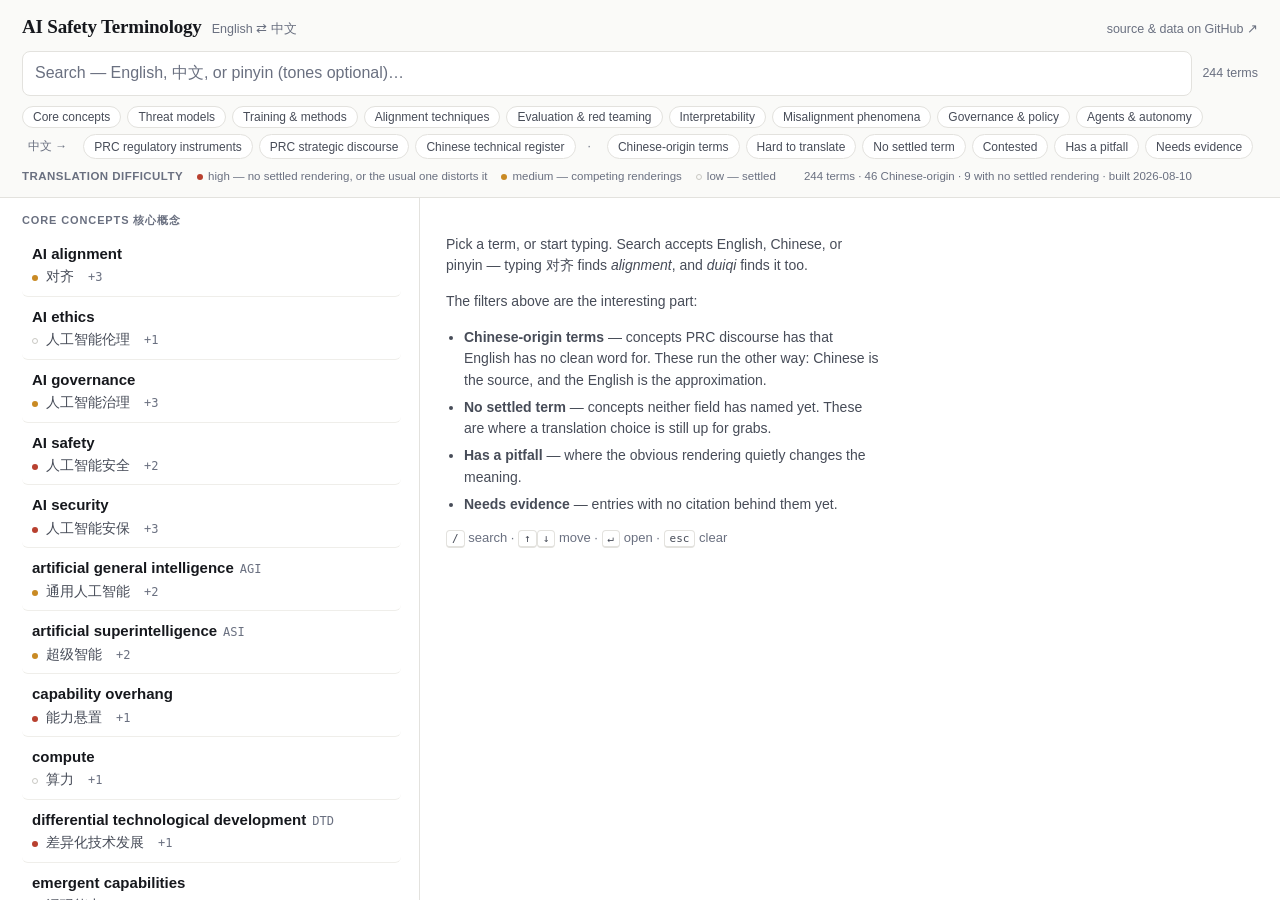
<file: site/index.html>
<!doctype html>
<html lang="en">
<head>
<meta charset="utf-8">
<meta name="viewport" content="width=device-width, initial-scale=1">
<title>AI Safety Terminology · English ⇄ 中文</title>
<meta name="description" content="A bilingual English–Chinese terminology database for AI safety: recommended renderings, who uses them, and what each one gets wrong.">
<style>
  /* Light only, on purpose. There is no theme toggle and no colour-scheme detection —
     one set of colours, always the same, so a screenshot or a printout matches the screen. */
  :root {
    --bg: #ffffff;
    --bg-2: #fafaf8;
    --ink: #16181d;
    --ink-2: #474c58;
    --ink-3: #6a7080;
    --line: #e3e2de;
    --line-2: #efeeea;
    --accent: #9c3b2c;
    --accent-soft: #fbf0ed;
    --hi: #fff2b8;
    --mono: ui-monospace, SFMono-Regular, "SF Mono", Menlo, Consolas, monospace;
    --cjk: "Source Han Sans SC", "Noto Sans SC", "PingFang SC", "Microsoft YaHei",
           "Hiragino Sans GB", sans-serif;
    --sans: -apple-system, BlinkMacSystemFont, "Segoe UI", Inter, Roboto, sans-serif;
    --serif: "Iowan Old Style", "Palatino Linotype", Palatino, Georgia, serif;
  }

  * { box-sizing: border-box; }
  html, body { height: 100%; }
  body {
    margin: 0; background: var(--bg); color: var(--ink);
    font-family: var(--sans); font-size: 15px; line-height: 1.55;
    -webkit-font-smoothing: antialiased;
    /* App shell: the header is fixed height and the two columns scroll independently.
       Done in CSS alone — no measuring the header in JS, so nothing to get out of sync. */
    display: flex; flex-direction: column; overflow: hidden;
  }
  .zh { font-family: var(--cjk); }
  a { color: var(--accent); }

  /* ---------- header ---------- */
  header { flex: none; border-bottom: 1px solid var(--line); background: var(--bg-2); }
  .head-inner { max-width: 1500px; margin: 0 auto; padding: 12px 22px 0; }

  .brand { display: flex; align-items: baseline; gap: 10px; flex-wrap: wrap; }
  .brand h1 { font-family: var(--serif); font-size: 19px; font-weight: 600; margin: 0; letter-spacing: -0.01em; }
  .brand .sub { color: var(--ink-3); font-size: 12.5px; }
  .brand .spacer { flex: 1; }
  .brand a.repo { color: var(--ink-3); font-size: 12.5px; text-decoration: none; }
  .brand a.repo:hover { color: var(--accent); text-decoration: underline; }

  .searchrow { display: flex; gap: 10px; align-items: center; margin-top: 10px; }
  #q {
    flex: 1; font: inherit; font-size: 16px; padding: 9px 12px;
    border: 1px solid var(--line); border-radius: 8px;
    background: var(--bg); color: var(--ink); font-family: var(--sans); min-width: 0;
  }
  #q:focus { outline: 2px solid var(--accent); outline-offset: -1px; border-color: transparent; }
  #q::placeholder { color: var(--ink-3); }
  .count { color: var(--ink-3); font-size: 12.5px; white-space: nowrap; font-variant-numeric: tabular-nums; }

  .filters { display: flex; gap: 6px; flex-wrap: wrap; padding: 10px 0 0; }
  .chip {
    font-size: 12px; padding: 3px 10px; border-radius: 999px; cursor: pointer;
    border: 1px solid var(--line); background: var(--bg); color: var(--ink-2);
    font-family: inherit; white-space: nowrap;
  }
  .chip:hover { border-color: var(--ink-3); color: var(--ink); }
  .chip[aria-pressed="true"] { background: var(--accent); border-color: var(--accent); color: #fff; }
  .chip.sep { border: none; background: none; pointer-events: none; color: var(--ink-3); padding-left: 6px; }
  .chip.clear { border-color: var(--accent); color: var(--accent); display: none; }
  .chip.clear.on { display: inline-block; }

  .legend {
    display: flex; gap: 14px; flex-wrap: wrap; align-items: center;
    font-size: 11.5px; color: var(--ink-3); padding: 9px 0 11px;
  }
  .legend span { display: inline-flex; gap: 5px; align-items: center; }
  .legend .lbl { font-weight: 650; letter-spacing: 0.04em; text-transform: uppercase; }

  /* ---------- shell ---------- */
  main {
    flex: 1; min-height: 0;
    max-width: 1500px; width: 100%; margin: 0 auto;
    display: grid; grid-template-columns: minmax(320px, 420px) 1fr;
  }
  #results { overflow-y: auto; padding: 12px 18px 48px 22px; border-right: 1px solid var(--line); }
  #detail  { overflow-y: auto; padding: 22px 26px 72px; }
  #results::-webkit-scrollbar, #detail::-webkit-scrollbar { width: 9px; }
  #results::-webkit-scrollbar-thumb, #detail::-webkit-scrollbar-thumb { background: var(--line); border-radius: 5px; }

  /* ---------- results ---------- */
  .cat-head {
    font-size: 11px; letter-spacing: 0.08em; text-transform: uppercase;
    color: var(--ink-3); margin: 16px 0 5px; font-weight: 650;
  }
  .cat-head:first-child { margin-top: 2px; }
  .row {
    display: block; width: 100%; text-align: left; cursor: pointer;
    border: none; border-bottom: 1px solid var(--line-2); background: none;
    padding: 8px 10px; border-radius: 6px; font: inherit; color: inherit;
  }
  .row:hover { background: var(--bg-2); }
  .row[aria-selected="true"] { background: var(--accent-soft); }
  .row:focus-visible { outline: 2px solid var(--accent); outline-offset: -2px; }
  .row .en { font-weight: 550; }
  .row .abbr { color: var(--ink-3); font-family: var(--mono); font-size: 12px; margin-left: 6px; }
  .row .zh { font-family: var(--cjk); color: var(--ink-2); font-size: 14px; }
  .row .zh.none { color: var(--ink-3); font-style: italic; font-family: var(--sans); }
  .row .line2 { display: flex; gap: 8px; align-items: baseline; margin-top: 1px; }
  mark { background: var(--hi); color: inherit; border-radius: 2px; padding: 0 1px; }

  /* Difficulty dot. Deliberately a different hue family from the status tags below, so
     "this term is hard" never reads as "this rendering is contested". */
  .dot { width: 6px; height: 6px; border-radius: 50%; display: inline-block; flex: none; }
  .d-high { background: #b8402f; }
  .d-medium { background: #c98a24; }
  .d-low { background: transparent; border: 1px solid #c9c8c3; }

  .empty { color: var(--ink-3); padding: 40px 10px; text-align: center; font-size: 14px; }

  /* ---------- detail ---------- */
  .back { display: none; }

  .placeholder { color: var(--ink-2); font-size: 14px; max-width: 56ch; }
  .placeholder kbd {
    font-family: var(--mono); font-size: 11px; border: 1px solid var(--line);
    border-bottom-width: 2px; border-radius: 4px; padding: 1px 5px; color: var(--ink-2);
  }
  .placeholder ul { padding-left: 18px; margin: 10px 0; }
  .placeholder li { margin: 5px 0; }

  .term-head { border-bottom: 1px solid var(--line); padding-bottom: 14px; margin-bottom: 18px; }
  .term-head h2 {
    font-family: var(--serif); font-size: 27px; margin: 0 0 2px;
    font-weight: 600; letter-spacing: -0.015em;
  }
  .term-head .meta { color: var(--ink-3); font-size: 12.5px; display: flex; gap: 10px; flex-wrap: wrap; align-items: center; }
  .term-head .aliases { color: var(--ink-3); font-size: 13px; font-style: italic; margin-top: 3px; }

  .headline-zh {
    font-family: var(--cjk); font-size: 30px; font-weight: 600;
    margin: 14px 0 2px; cursor: copy; display: inline-block; line-height: 1.3;
  }
  .headline-zh:hover { color: var(--accent); }
  /* An English rendering is English — it should not be set in a CJK face. */
  .headline-zh.headline-en { font-family: var(--serif); font-size: 24px; font-weight: 600; }
  .tr-zh.tr-en { font-family: var(--serif); font-size: 17px; }
  .term-head h2.zh { font-family: var(--cjk); font-size: 30px; }
  .headline-zh.none { font-family: var(--serif); font-size: 20px; color: var(--ink-3); font-style: italic; cursor: default; }
  .headline-zh.none:hover { color: var(--ink-3); }
  .pinyin { color: var(--ink-3); font-size: 13.5px; font-style: italic; }

  section.blk { margin: 22px 0; }
  section.blk > h3 {
    font-size: 11px; letter-spacing: 0.08em; text-transform: uppercase;
    color: var(--ink-3); margin: 0 0 8px; font-weight: 650;
  }
  section.blk > h3.cmt-lbl { color: var(--accent); }
  .def { max-width: 68ch; }
  .def.zh { font-family: var(--cjk); color: var(--ink-2); margin-top: 8px; }

  .callout {
    background: var(--accent-soft); border-left: 3px solid var(--accent);
    padding: 11px 14px; border-radius: 0 6px 6px 0; max-width: 68ch; font-size: 14.5px;
  }

  .tr {
    border: 1px solid var(--line); border-radius: 8px; padding: 12px 14px;
    margin-bottom: 10px; background: var(--bg);
  }
  .tr.pref { border-color: #cfcdc6; background: var(--bg-2); }
  .tr-head { display: flex; gap: 10px; align-items: baseline; flex-wrap: wrap; }
  .tr-zh { font-family: var(--cjk); font-size: 19px; font-weight: 600; cursor: copy; }
  .tr-zh:hover { color: var(--accent); }
  .tr-notes { color: var(--ink-2); font-size: 13.5px; margin-top: 6px; max-width: 66ch; }
  .lit { color: var(--ink-3); font-size: 13px; font-style: italic; }

  .tag {
    font-size: 10.5px; letter-spacing: 0.05em; text-transform: uppercase; font-weight: 650;
    padding: 2px 7px; border-radius: 4px; border: 1px solid var(--line); color: var(--ink-2);
    white-space: nowrap;
  }
  .tag.established { border-color: #2f7a41; color: #2f7a41; }
  .tag.common      { border-color: #2f6296; color: #2f6296; }
  .tag.contested   { border-color: #b45f14; color: #b45f14; }
  .tag.proposed    { border-color: var(--accent); color: var(--accent); background: var(--accent-soft); }
  .tag.loanword    { border-color: #6a4fa3; color: #6a4fa3; }
  .tag.deprecated  { border-color: var(--ink-3); color: var(--ink-3); text-decoration: line-through; }
  .tag.descriptive, .tag.transliteration { border-color: var(--ink-3); color: var(--ink-3); }

  details.att { margin-top: 9px; }
  details.att > summary {
    cursor: pointer; font-size: 12px; color: var(--ink-3); list-style: none;
    user-select: none; padding: 2px 0;
  }
  details.att > summary::-webkit-details-marker { display: none; }
  details.att > summary::before { content: "▸ "; }
  details.att[open] > summary::before { content: "▾ "; }
  details.att > summary:hover { color: var(--accent); }
  blockquote.q {
    margin: 8px 0 0; padding: 8px 0 8px 12px; border-left: 2px solid var(--line);
    font-size: 13.5px;
  }
  blockquote.q .qzh { font-family: var(--cjk); }
  blockquote.q .qen { color: var(--ink-3); font-size: 12.5px; margin-top: 3px; }
  blockquote.q cite { display: block; font-style: normal; font-size: 12px; color: var(--ink-3); margin-top: 5px; }
  blockquote.q cite a { color: var(--accent); text-decoration: none; }
  blockquote.q cite a:hover { text-decoration: underline; }

  .ex { border-left: 2px solid var(--line); padding-left: 12px; margin-bottom: 12px; }
  .ex .exzh { font-family: var(--cjk); }
  .ex .exen { color: var(--ink-3); font-size: 13.5px; margin-top: 2px; }

  .pills { display: flex; gap: 6px; flex-wrap: wrap; }
  .pill {
    font-size: 12.5px; padding: 3px 10px; border-radius: 999px; cursor: pointer;
    border: 1px solid var(--line); background: var(--bg); color: var(--ink-2); font-family: inherit;
  }
  .pill:hover { border-color: var(--accent); color: var(--accent); }
  .usedby { font-size: 13.5px; color: var(--ink-2); margin: 0; padding-left: 18px; }
  .usedby li { margin-bottom: 3px; }
  .usedby .zh { font-family: var(--cjk); color: var(--ink); }

  .srclist { font-size: 12.5px; padding-left: 18px; color: var(--ink-3); }
  .srclist a { color: var(--ink-2); }
  .srclist li { margin-bottom: 2px; word-break: break-all; }

  #toast {
    position: fixed; bottom: 22px; left: 50%; transform: translateX(-50%) translateY(20px);
    background: var(--ink); color: #fff; padding: 7px 16px; border-radius: 999px;
    font-size: 13px; opacity: 0; pointer-events: none; transition: all .18s ease; z-index: 50;
  }
  #toast.show { opacity: 1; transform: translateX(-50%) translateY(0); }

  /* ---------- narrow screens ----------
     One column, and the two panes take turns. The previous layout hid the detail pane
     outright below 900px, which meant every term on a phone was a dead end. */
  @media (max-width: 880px) {
    body { height: auto; overflow: visible; }
    main { grid-template-columns: 1fr; }
    #results { border-right: none; padding: 12px 16px 48px; }
    #detail { padding: 16px 16px 64px; }
    #results, #detail { overflow-y: visible; }
    html[data-view="detail"] #results { display: none; }
    html:not([data-view="detail"]) #detail { display: none; }
    .back {
      display: inline-block; font: inherit; font-size: 13px; cursor: pointer;
      background: none; border: 1px solid var(--line); border-radius: 6px;
      padding: 4px 10px; color: var(--ink-2); margin-bottom: 14px;
    }
    .legend { display: none; }
    .head-inner { padding: 10px 16px 0; }
  }
</style>
</head>
<body>

<header>
  <div class="head-inner">
    <div class="brand">
      <h1>AI Safety Terminology</h1>
      <span class="sub">English ⇄ 中文</span>
      <span class="spacer"></span>
      <a class="repo" href="https://github.com/YixiongHao/ais-vocab-cn" target="_blank" rel="noopener">source &amp; data on GitHub ↗</a>
    </div>
    <div class="searchrow">
      <label for="q" class="sr-only" hidden>Search terms</label>
      <input id="q" type="search" autocomplete="off" spellcheck="false"
             placeholder="Search — English, 中文, or pinyin (tones optional)…">
      <span class="count" id="count" aria-live="polite"></span>
    </div>
    <div class="filters" id="filters"></div>
    <div class="legend">
      <span class="lbl">Translation difficulty</span>
      <span><i class="dot d-high"></i> high — no settled rendering, or the usual one distorts it</span>
      <span><i class="dot d-medium"></i> medium — competing renderings</span>
      <span><i class="dot d-low"></i> low — settled</span>
      <span class="spacer"></span>
      <span id="stat"></span>
    </div>
  </div>
</header>

<main>
  <div id="results"></div>
  <div id="detail"></div>
</main>

<div id="toast"></div>

<script src="terms-data.js"></script>
<script>
(function () {
  'use strict'
  const DATA = window.VOCAB || { terms: [], categories: [], generated: '' }
  const TERMS = DATA.terms
  const CATS = DATA.categories
  const catById = Object.fromEntries(CATS.map(c => [c.id, c]))
  const byId = Object.fromEntries(TERMS.map(t => [t.id, t]))

  const $ = s => document.querySelector(s)
  const esc = s => String(s ?? '').replace(/[&<>"]/g, c => ({'&':'&amp;','<':'&lt;','>':'&gt;','"':'&quot;'}[c]))

  // Pinyin is stored with tone marks (gōngjùxìng). Nobody types those. Decompose to
  // base letter + combining mark and drop the marks, so "gongjuxing" finds it — and
  // keep a space-free copy too, since it is a coin flip whether a reader writes
  // "gongju xing" or "gongjuxing".
  const detone = s => String(s || '').normalize('NFD').replace(/[\u0300-\u036f]/g, '')

  // ---------- searchable haystack, built once ----------
  // Chinese-origin entries invert: the headword is Chinese, the renderings are English.
  // Everything downstream reads `_rend` / `_headZh` / `_headEn` so it need not care which.
  for (const t of TERMS) {
    t._zhOrigin = t.direction === 'zh-to-en'
    t._rend = (t._zhOrigin ? t.en_renderings : t.translations) || []
    t._key = t._zhOrigin ? 'en' : 'zh'
    t._headZh = t._zhOrigin ? t.zh_headword : t.preferred_zh
    t._headEn = t._zhOrigin ? (t.preferred_en || t.en) : t.en
    const zh = [t.zh_headword || '', ...(t.translations || []).map(x => x.zh)].join(' ')
    const en = [(t.en_renderings || []).map(x => x.en).join(' '), (t.en_aliases || []).join(' ')].join(' ')
    const py = [t.pinyin || '', ...(t.translations || []).map(x => x.pinyin || '')].join(' ')
    const pyPlain = detone(py)
    t._hay = [t.en, t.abbr || '', en, zh, py, pyPlain, pyPlain.replace(/\s+/g, ''),
              t.definition_en || '', t.definition_zh || '', (t.tags || []).join(' ')]
             .join(' ').toLowerCase()
    t._en = t.en.toLowerCase()
  }

  // ---------- state ----------
  const state = { q: '', cat: null, flag: null, sel: null }

  // ---------- filters ----------
  const FLAGS = [
    ['zhorigin',  'Chinese-origin terms', t => t._zhOrigin],
    ['hard',      'Hard to translate', t => t.translation_difficulty === 'high'],
    ['noterm',    'No settled term',
                  t => !t._rend.length || t._rend.every(x => ['proposed','descriptive'].includes(x.status))],
    ['contested', 'Contested', t => t._rend.some(x => x.status === 'contested') || t._rend.length > 2],
    ['pitfall',   'Has a pitfall', t => !!(t.pitfalls || t.why_no_english)],
    ['unattested','Needs evidence', t => !t.attestation_count],
  ]
  const flagById = Object.fromEntries(FLAGS.map(f => [f[0], f[2]]))

  function renderFilters() {
    const f = $('#filters')
    // Categories are listed English-origin first, then a rule, then the Chinese-origin ones.
    let prevDir = null
    const catChips = CATS.map(c => {
      const rule = prevDir && c.direction !== prevDir ? '<span class="chip sep">中文 →</span>' : ''
      prevDir = c.direction
      return rule + `<button class="chip" data-cat="${c.id}" aria-pressed="false" title="${esc(c.blurb)}">${esc(c.en)}</button>`
    }).join('')
    const flagChips = FLAGS.map(([id, label]) =>
      `<button class="chip" data-flag="${id}" aria-pressed="false">${esc(label)}</button>`
    ).join('')
    f.innerHTML = catChips + '<span class="chip sep">·</span>' + flagChips +
      '<button class="chip clear" id="clearBtn" data-clear="1">Clear filters ✕</button>'
    f.addEventListener('click', e => {
      const b = e.target.closest('.chip'); if (!b) return
      if (b.dataset.clear) { state.cat = null; state.flag = null }
      if (b.dataset.cat) state.cat = state.cat === b.dataset.cat ? null : b.dataset.cat
      if (b.dataset.flag) state.flag = state.flag === b.dataset.flag ? null : b.dataset.flag
      syncChips(); render()
    })
  }
  function syncChips() {
    for (const b of document.querySelectorAll('.chip[data-cat]'))
      b.setAttribute('aria-pressed', String(b.dataset.cat === state.cat))
    for (const b of document.querySelectorAll('.chip[data-flag]'))
      b.setAttribute('aria-pressed', String(b.dataset.flag === state.flag))
    const clear = $('#clearBtn')
    if (clear && clear.classList) {
      if (state.cat || state.flag) clear.classList.add('on'); else clear.classList.remove('on')
    }
  }

  // ---------- search ----------
  function score(t, q) {
    if (!q) return 1
    if (t._en === q) return 1000
    if (t.zh_headword === q) return 990
    if ((t.abbr || '').toLowerCase() === q) return 900
    if (t.translations.some(x => x.zh === q)) return 880
    if (t._en.startsWith(q)) return 700
    if ((t.en_aliases || []).some(a => a.toLowerCase().startsWith(q))) return 600
    if ((t.zh_headword || '').includes(q)) return 570
    if (t.translations.some(x => x.zh.includes(q))) return 550
    if (new RegExp('\\b' + q.replace(/[.*+?^${}()|[\]\\]/g, '\\$&')).test(t._en)) return 500
    if (t._en.includes(q)) return 400
    if (t._hay.includes(q)) return 200
    return 0
  }

  function filtered() {
    const q = state.q.trim().toLowerCase()
    let out = TERMS
    if (state.cat) out = out.filter(t => t.category === state.cat)
    if (state.flag) out = out.filter(flagById[state.flag])
    if (q) {
      out = out.map(t => [score(t, q), t]).filter(x => x[0] > 0)
             .sort((a, b) => b[0] - a[0] || a[1]._en.localeCompare(b[1]._en)).map(x => x[1])
    }
    return out
  }

  function hl(text, q) {
    if (!q) return esc(text)
    const i = String(text).toLowerCase().indexOf(q)
    if (i < 0) return esc(text)
    return esc(text.slice(0, i)) + '<mark>' + esc(text.slice(i, i + q.length)) + '</mark>' + esc(text.slice(i + q.length))
  }

  // ---------- results list ----------
  function render() {
    const list = filtered()
    const q = state.q.trim().toLowerCase()
    $('#count').textContent = list.length === TERMS.length
      ? `${TERMS.length} terms` : `${list.length} of ${TERMS.length}`

    if (!list.length) {
      $('#results').innerHTML = `<div class="empty">Nothing matches. Try a shorter query, or clear the filters.</div>`
      return
    }

    // Grouped by category when browsing; flat, relevance-ordered when searching.
    let html = ''
    const rowFor = t => {
      // Uniform shape in both directions: English headword on top so the list stays
      // scannable for an English reader, Chinese below, with a marker on the entries
      // where Chinese is the source language rather than the target.
      const zhCell = t._headZh
        ? `<span class="zh">${hl(t._headZh, q)}</span>`
        : `<span class="zh none">no settled term</span>`
      const n = t._rend.length
      return `<button class="row" data-id="${t.id}" aria-selected="${t.id === state.sel}">
        <div><span class="en">${hl(t._headEn, q)}</span>${t.abbr ? `<span class="abbr">${esc(t.abbr)}</span>` : ''}${
          t._zhOrigin ? '<span class="abbr" title="Chinese-origin term">中→en</span>' : ''}</div>
        <div class="line2">
          <span class="dot d-${t.translation_difficulty}" title="translation difficulty: ${t.translation_difficulty}"></span>
          ${zhCell}${n > 1 ? `<span class="abbr">+${n - 1}</span>` : ''}
        </div>
      </button>`
    }

    if (q) {
      html = list.map(rowFor).join('')
    } else {
      for (const c of CATS) {
        const inCat = list.filter(t => t.category === c.id)
        if (!inCat.length) continue
        html += `<div class="cat-head">${esc(c.en)} <span class="zh">${esc(c.zh)}</span></div>`
        html += inCat.map(rowFor).join('')
      }
    }
    $('#results').innerHTML = html
  }

  // ---------- detail ----------
  function attHtml(a) {
    const cite = [a.publisher, a.source_title, a.date].filter(Boolean).map(esc).join(' · ')
    // An English rendering may be evidenced by an official English translation, in which
    // case there is no Chinese sentence — show whichever side exists.
    return `<blockquote class="q">
      ${a.quote_zh ? `<div class="qzh">${esc(a.quote_zh)}</div>` : ''}
      ${a.quote_en ? `<div class="${a.quote_zh ? 'qen' : 'qzh'}">${esc(a.quote_en)}</div>` : ''}
      <cite>${cite}${a.url ? ` — <a href="${esc(a.url)}" target="_blank" rel="noopener">source ↗</a>` : ''}${
        a.unverified ? ' <span class="tag contested" title="Source could not be re-fetched during verification — not disproved, just unchecked">unverified</span>' : ''}</cite>
    </blockquote>`
  }

  // What each status badge claims, spelled out on hover — the words alone are ambiguous
  // ("common" vs "established" reads as a judgement rather than an evidence claim).
  const STATUS_HELP = {
    established: 'Widely used in Chinese sources; someone in the field will recognise it.',
    common: 'Appears repeatedly, but competes with other renderings.',
    contested: 'Several renderings in active use with no winner — and the choice carries meaning.',
    descriptive: 'Chinese sources explain the concept in a phrase rather than with a fixed term.',
    proposed: 'Not attested anywhere. This is our coinage, and the notes say why.',
    loanword: 'The English is kept as-is inside Chinese text. Often the honest answer.',
    transliteration: 'Phonetic rendering of the English.',
    deprecated: 'Attested, but we recommend against it — the notes say why.',
  }

  // One renderer for both directions; `key` selects which side holds the rendering.
  function trHtml(tr, isPref, key) {
    const val = tr[key] ?? ''
    const nAtt = (tr.attestations || []).length
    const nUnver = (tr.attestations || []).filter(a => a.unverified).length
    return `<div class="tr${isPref ? ' pref' : ''}">
      <div class="tr-head">
        <span class="tr-zh${key === 'en' ? ' tr-en' : ''}" data-copy="${esc(val)}">${esc(val)}</span>
        ${tr.pinyin ? `<span class="pinyin">${esc(tr.pinyin)}</span>` : ''}
        <span class="tag ${esc(tr.status)}" title="${esc(STATUS_HELP[tr.status] || '')}">${esc(tr.status)}</span>
        ${isPref ? '<span class="tag" title="The rendering this database recommends using.">recommended</span>' : ''}
      </div>
      ${tr.literal_back ? `<div class="lit">lit. “${esc(tr.literal_back)}”</div>` : ''}
      ${tr.notes ? `<div class="tr-notes">${esc(tr.notes)}</div>` : ''}
      ${nAtt
        ? `<details class="att"><summary>${nAtt} attestation${nAtt > 1 ? 's' : ''}${
            nUnver ? ` · ${nUnver} unverified` : ''}</summary>${tr.attestations.map(attHtml).join('')}</details>`
        : (tr.status === 'proposed' ? '' : `<div class="lit" style="margin-top:6px">no attestation on file</div>`)}
    </div>`
  }

  function showTerm(id) {
    const t = byId[id]
    if (!t) return
    state.sel = id
    history.replaceState(null, '', '#' + id)
    for (const r of document.querySelectorAll('.row'))
      r.setAttribute('aria-selected', String(r.dataset.id === id))

    const cat = catById[t.category] || { en: t.category, zh: '' }
    const zhOrigin = t._zhOrigin
    const key = t._key
    const preferred = zhOrigin ? t.preferred_en : t.preferred_zh
    const prefTr = t._rend.find(x => x[key] === preferred)
    const others = t._rend.filter(x => x[key] !== preferred)

    // Chinese-origin entries lead with the Chinese headword — it is the source term, and
    // the English below it is the approximation. The English-origin entries do the reverse.
    let h = `<button class="back" data-back="1">← All terms</button>
    <div class="term-head">
      <h2${zhOrigin ? ' class="zh"' : ''}>${esc(zhOrigin ? t.zh_headword : t.en)}</h2>
      ${zhOrigin && t.pinyin ? `<div class="pinyin">${esc(t.pinyin)}</div>` : ''}
      ${(t.en_aliases || []).length ? `<div class="aliases">also: ${t.en_aliases.map(esc).join(' · ')}</div>` : ''}
      <div class="meta">
        <span>${esc(cat.en)}</span>
        ${zhOrigin ? '<span title="Chinese is the source language here">中文 → English</span>' : ''}
        ${t.abbr ? `<span style="font-family:var(--mono)">${esc(t.abbr)}</span>` : ''}
        <span>difficulty: ${esc(t.translation_difficulty)}</span>
        <span>confidence: ${esc(t.confidence)}</span>
        <span>${t.attestation_count} citation${t.attestation_count === 1 ? '' : 's'}</span>
      </div>
      ${preferred
        ? `<div class="headline-zh${zhOrigin ? ' headline-en' : ' zh'}" data-copy="${esc(preferred)}" title="click to copy">${esc(preferred)}</div>
           ${!zhOrigin && prefTr && prefTr.pinyin ? `<div class="pinyin">${esc(prefTr.pinyin)}</div>` : ''}`
        : `<div class="headline-zh none">no settled ${zhOrigin ? 'English' : 'Chinese'} rendering</div>`}
    </div>`

    if (t.why_no_english) {
      h += `<section class="blk"><h3>Why English has no word for this</h3>
        <div class="callout">${esc(t.why_no_english)}</div></section>`
    }

    if (t.definition_en || t.definition_zh) {
      h += `<section class="blk"><h3>Definition</h3>
        ${t.definition_en ? `<div class="def">${esc(t.definition_en)}</div>` : ''}
        ${t.definition_zh ? `<div class="def zh">${esc(t.definition_zh)}</div>` : ''}
      </section>`
    }

    // Rendered last, after everything sourced. This is our own analysis rather than a
    // citation, and it is labelled so the line between evidence and opinion stays visible.
    const commentary = t.pitfalls
      ? `<section class="blk"><h3 class="cmt-lbl">Claude's commentary · not from a source</h3>
           <div class="callout">${esc(t.pitfalls)}</div></section>`
      : ''

    if (t._rend.length) {
      h += `<section class="blk"><h3>${zhOrigin ? 'English renderings' : 'Renderings'}</h3>
        ${prefTr ? trHtml(prefTr, true, key) : ''}
        ${others.map(x => trHtml(x, false, key)).join('')}
      </section>`
    }

    if ((t.usage_examples || []).length) {
      h += `<section class="blk"><h3>In use</h3>` + t.usage_examples.map(e => `<div class="ex">
        <div class="exzh">${esc(e.zh)}</div>
        ${e.en ? `<div class="exen">${esc(e.en)}</div>` : ''}
      </div>`).join('') + `</section>`
    }

    if ((t.used_by || []).length) {
      h += `<section class="blk"><h3>Used by</h3><ul class="usedby">` + t.used_by.map(u =>
        `<li><strong>${esc(u.org)}</strong>${u.zh_used ? ` — <span class="zh">${esc(u.zh_used)}</span>` : ''}${u.note ? ` <span style="color:var(--ink-3)">(${esc(u.note)})</span>` : ''}</li>`
      ).join('') + `</ul></section>`
    }

    if ((t.related || []).length) {
      h += `<section class="blk"><h3>Related</h3><div class="pills">` + t.related
        .filter(r => byId[r])
        .map(r => `<button class="pill" data-goto="${r}">${esc(byId[r].en)}</button>`).join('') + `</div></section>`
    }

    if ((t.sources || []).length) {
      h += `<section class="blk"><h3>Sources consulted</h3><ul class="srclist">` + t.sources.map(s =>
        `<li>${/^https?:/.test(s) ? `<a href="${esc(s)}" target="_blank" rel="noopener">${esc(s)}</a>` : esc(s)}</li>`
      ).join('') + `</ul></section>`
    }

    h += commentary

    h += `<div class="lit" style="margin-top:26px">last researched ${esc(t.last_researched || '—')}</div>`

    $('#detail').innerHTML = h
    $('#detail').scrollTop = 0
  }

  function placeholder() {
    $('#detail').innerHTML = `<div class="placeholder">
      <p>Pick a term, or start typing. Search accepts English, Chinese, or pinyin —
      typing <span class="zh">对齐</span> finds <em>alignment</em>, and
      <em>duiqi</em> finds it too.</p>
      <p>The filters above are the interesting part:</p>
      <ul>
        <li><strong>Chinese-origin terms</strong> — concepts PRC discourse has that English
            has no clean word for. These run the other way: Chinese is the source, and the
            English is the approximation.</li>
        <li><strong>No settled term</strong> — concepts neither field has named yet.
            These are where a translation choice is still up for grabs.</li>
        <li><strong>Has a pitfall</strong> — where the obvious rendering quietly changes the meaning.</li>
        <li><strong>Needs evidence</strong> — entries with no citation behind them yet.</li>
      </ul>
      <p style="color:var(--ink-3);font-size:13px">
        <kbd>/</kbd> search · <kbd>↑</kbd><kbd>↓</kbd> move · <kbd>↵</kbd> open · <kbd>esc</kbd> clear
      </p>
    </div>`
  }

  // ---------- interactions ----------
  let toastTimer
  function toast(msg) {
    const el = $('#toast'); el.textContent = msg; el.classList.add('show')
    clearTimeout(toastTimer); toastTimer = setTimeout(() => el.classList.remove('show'), 1300)
  }

  // On a narrow screen the two panes take turns; on a wide one both are always visible and
  // this attribute does nothing. Set on documentElement rather than body so it is one
  // attribute on the element the CSS already keys off.
  const view = v => { document.documentElement.dataset.view = v }

  document.addEventListener('click', e => {
    const copy = e.target.closest('[data-copy]')
    if (copy) {
      navigator.clipboard?.writeText(copy.dataset.copy)
        .then(() => toast('Copied ' + copy.dataset.copy))
        .catch(() => {})
      return
    }
    if (e.target.closest('[data-back]')) { view(''); return }
    const goto = e.target.closest('[data-goto]')
    if (goto) { showTerm(goto.dataset.goto); view('detail'); return }
    const row = e.target.closest('.row')
    if (row) { showTerm(row.dataset.id); view('detail') }
  })

  $('#q').addEventListener('input', e => { state.q = e.target.value; render() })

  document.addEventListener('keydown', e => {
    if (e.key === '/' && document.activeElement !== $('#q')) { e.preventDefault(); $('#q').focus(); return }
    if (e.key === 'Escape') { state.q = ''; $('#q').value = ''; render(); $('#q').blur(); return }
    if (e.key !== 'ArrowDown' && e.key !== 'ArrowUp' && e.key !== 'Enter') return
    const rows = [...document.querySelectorAll('.row')]
    if (!rows.length) return
    const i = rows.findIndex(r => r.dataset.id === state.sel)
    // Enter commits: on a narrow screen that is what swaps to the detail pane. Arrow keys
    // only move the selection, so holding one down does not bounce the view back and forth.
    if (e.key === 'Enter') { if (i >= 0) { e.preventDefault(); showTerm(rows[i].dataset.id); view('detail') } return }
    e.preventDefault()
    const next = e.key === 'ArrowDown'
      ? rows[Math.min(i + 1, rows.length - 1)] ?? rows[0]
      : rows[Math.max(i - 1, 0)] ?? rows[0]
    showTerm(next.dataset.id)
    next.scrollIntoView({ block: 'nearest' })
  })

  // ---------- boot ----------
  const nGap = TERMS.filter(flagById.noterm).length
  const nZh = TERMS.filter(t => t._zhOrigin).length
  $('#stat').textContent = `${TERMS.length} terms · ${nZh} Chinese-origin · ${nGap} with no settled rendering · built ${DATA.generated}`
  renderFilters()
  render()
  // A merged-away term keeps its id resolvable: links shared before the merge should land
  // on the surviving entry rather than an empty pane.
  const retired = {}
  for (const t of TERMS) for (const r of t.retired_ids || []) retired[r] = t.id

  const hash = decodeURIComponent(location.hash.slice(1))
  const target = byId[hash] ? hash : retired[hash]
  // A shared link opens straight onto the term, including on a phone.
  if (target) { showTerm(target); view('detail') } else placeholder()
})()
</script>
</body>
</html>
</file>
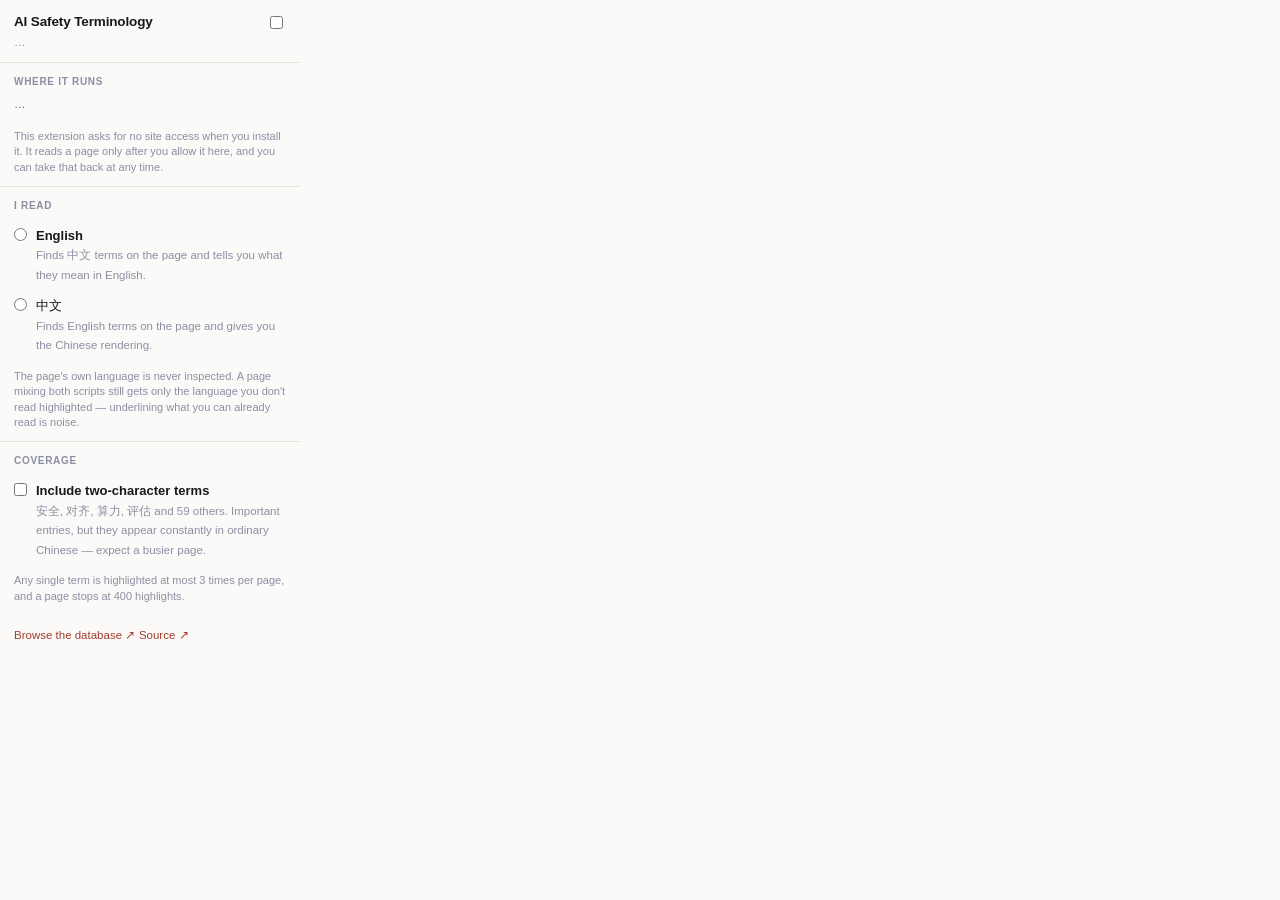
<file: extension/popup.html>
﻿<!doctype html>
<html lang="en">
<head>
<meta charset="utf-8">
<style>
  :root {
    --bg: #fbfaf8; --ink: #17181c; --ink-2: #55596a; --ink-3: #8b8fa3;
    --line: #e4e2dd; --accent: #a03e2f; --accent-soft: #f6ece9;
  }
  @media (prefers-color-scheme: dark) {
    :root { --bg: #191a1e; --ink: #eceaea; --ink-2: #a5a8b6; --ink-3: #6e7284;
            --line: #2f313a; --accent: #e08b78; --accent-soft: #2a1f1c; }
  }
  * { box-sizing: border-box; }
  body {
    margin: 0; width: 300px; background: var(--bg); color: var(--ink);
    font: 13px/1.5 -apple-system, BlinkMacSystemFont, "Segoe UI", Roboto, sans-serif;
  }
  header { padding: 12px 14px 10px; border-bottom: 1px solid var(--line); }
  h1 { margin: 0; font-size: 13.5px; font-weight: 650; letter-spacing: -0.01em; }
  .status { font-size: 11.5px; color: var(--ink-3); margin-top: 2px; }
  section { padding: 11px 14px; border-bottom: 1px solid var(--line); }
  section:last-of-type { border-bottom: none; }
  .lbl { font-size: 10px; text-transform: uppercase; letter-spacing: .07em;
         color: var(--ink-3); font-weight: 650; margin-bottom: 7px; }
  label.opt {
    display: flex; gap: 9px; align-items: flex-start; padding: 6px 8px; margin: 0 -8px;
    border-radius: 6px; cursor: pointer;
  }
  label.opt:hover { background: var(--accent-soft); }
  label.opt input { margin: 2px 0 0; accent-color: var(--accent); flex: none; }
  .opt .t { font-weight: 550; }
  .opt .d { font-size: 11.5px; color: var(--ink-3); line-height: 1.35; }
  .row { display: flex; align-items: center; justify-content: space-between; gap: 10px; }
  .sw { display: flex; align-items: center; gap: 8px; cursor: pointer; }
  .note { font-size: 11px; color: var(--ink-3); margin-top: 8px; line-height: 1.4; }
  footer { padding: 10px 14px 12px; }
  a { color: var(--accent); text-decoration: none; font-size: 11.5px; }
  a:hover { text-decoration: underline; }
  .cjk { font-family: "Source Han Sans SC","Noto Sans SC","PingFang SC","Microsoft YaHei",sans-serif; }
  .pdf { background: var(--accent-soft); border-radius: 6px; padding: 8px 10px;
         font-size: 11.5px; color: var(--ink-2); margin-top: 8px; display: none; }
  .btns { display: flex; flex-wrap: wrap; gap: 6px; margin-top: 8px; }
  button {
    font: inherit; font-size: 11.5px; font-weight: 550; cursor: pointer;
    padding: 5px 10px; border-radius: 6px; border: 1px solid var(--line);
    background: transparent; color: var(--ink); display: none;
  }
  button:hover { background: var(--accent-soft); }
  button.primary { background: var(--accent); border-color: var(--accent); color: #fff; }
  button.primary:hover { filter: brightness(1.08); }
  #accessState { font-size: 11.5px; color: var(--ink-2); }
  #accessState b { font-weight: 650; color: var(--ink); }
</style>
</head>
<body>

<header>
  <div class="row">
    <h1>AI Safety Terminology</h1>
    <label class="sw"><input type="checkbox" id="enabled"></label>
  </div>
  <div class="status" id="status">…</div>
</header>

<section>
  <div class="lbl">Where it runs</div>
  <div id="accessState">…</div>
  <div class="btns">
    <button id="grantSite">Enable on this site</button>
    <button id="grantAll" class="primary">Enable on all sites</button>
    <button id="revokeSite">Turn off for this site</button>
    <button id="revokeAll">Turn off everywhere</button>
  </div>
  <div class="note">This extension asks for no site access when you install it. It reads a
    page only after you allow it here, and you can take that back at any time.</div>
</section>

<section>
  <div class="lbl">I read</div>
  <label class="opt">
    <input type="radio" name="mode" value="en">
    <span><span class="t">English</span><br><span class="d">Finds <span class="cjk">中文</span> terms
    on the page and tells you what they mean in English.</span></span>
  </label>
  <label class="opt">
    <input type="radio" name="mode" value="zh">
    <span><span class="t">中文</span><br><span class="d">Finds English terms on the page and
    gives you the Chinese rendering.</span></span>
  </label>
  <div class="note">The page's own language is never inspected. A page mixing both scripts
    still gets only the language you don't read highlighted — underlining what you can
    already read is noise.</div>
  <div class="pdf" id="pdf">This looks like Chrome's built-in PDF viewer. Extensions can't
    reach text inside it, so nothing will be highlighted here. See the README for why.</div>
</section>

<section>
  <div class="lbl">Coverage</div>
  <label class="opt">
    <input type="checkbox" id="includeShort">
    <span><span class="t">Include two-character terms</span><br>
    <span class="d">安全, 对齐, 算力, 评估 and 59 others. Important entries, but they appear
    constantly in ordinary Chinese — expect a busier page.</span></span>
  </label>
  <div class="note">Any single term is highlighted at most 3 times per page, and a page
    stops at 400 highlights.</div>
</section>

<footer>
  <a href="https://yixiong.dev/ais-vocab-cn/" target="_blank" rel="noopener">Browse the database ↗</a>
  <a href="https://github.com/YixiongHao/ais-vocab-cn" target="_blank" rel="noopener">Source ↗</a>
</footer>

<script src="popup.js"></script>
</body>
</html>
</file>
